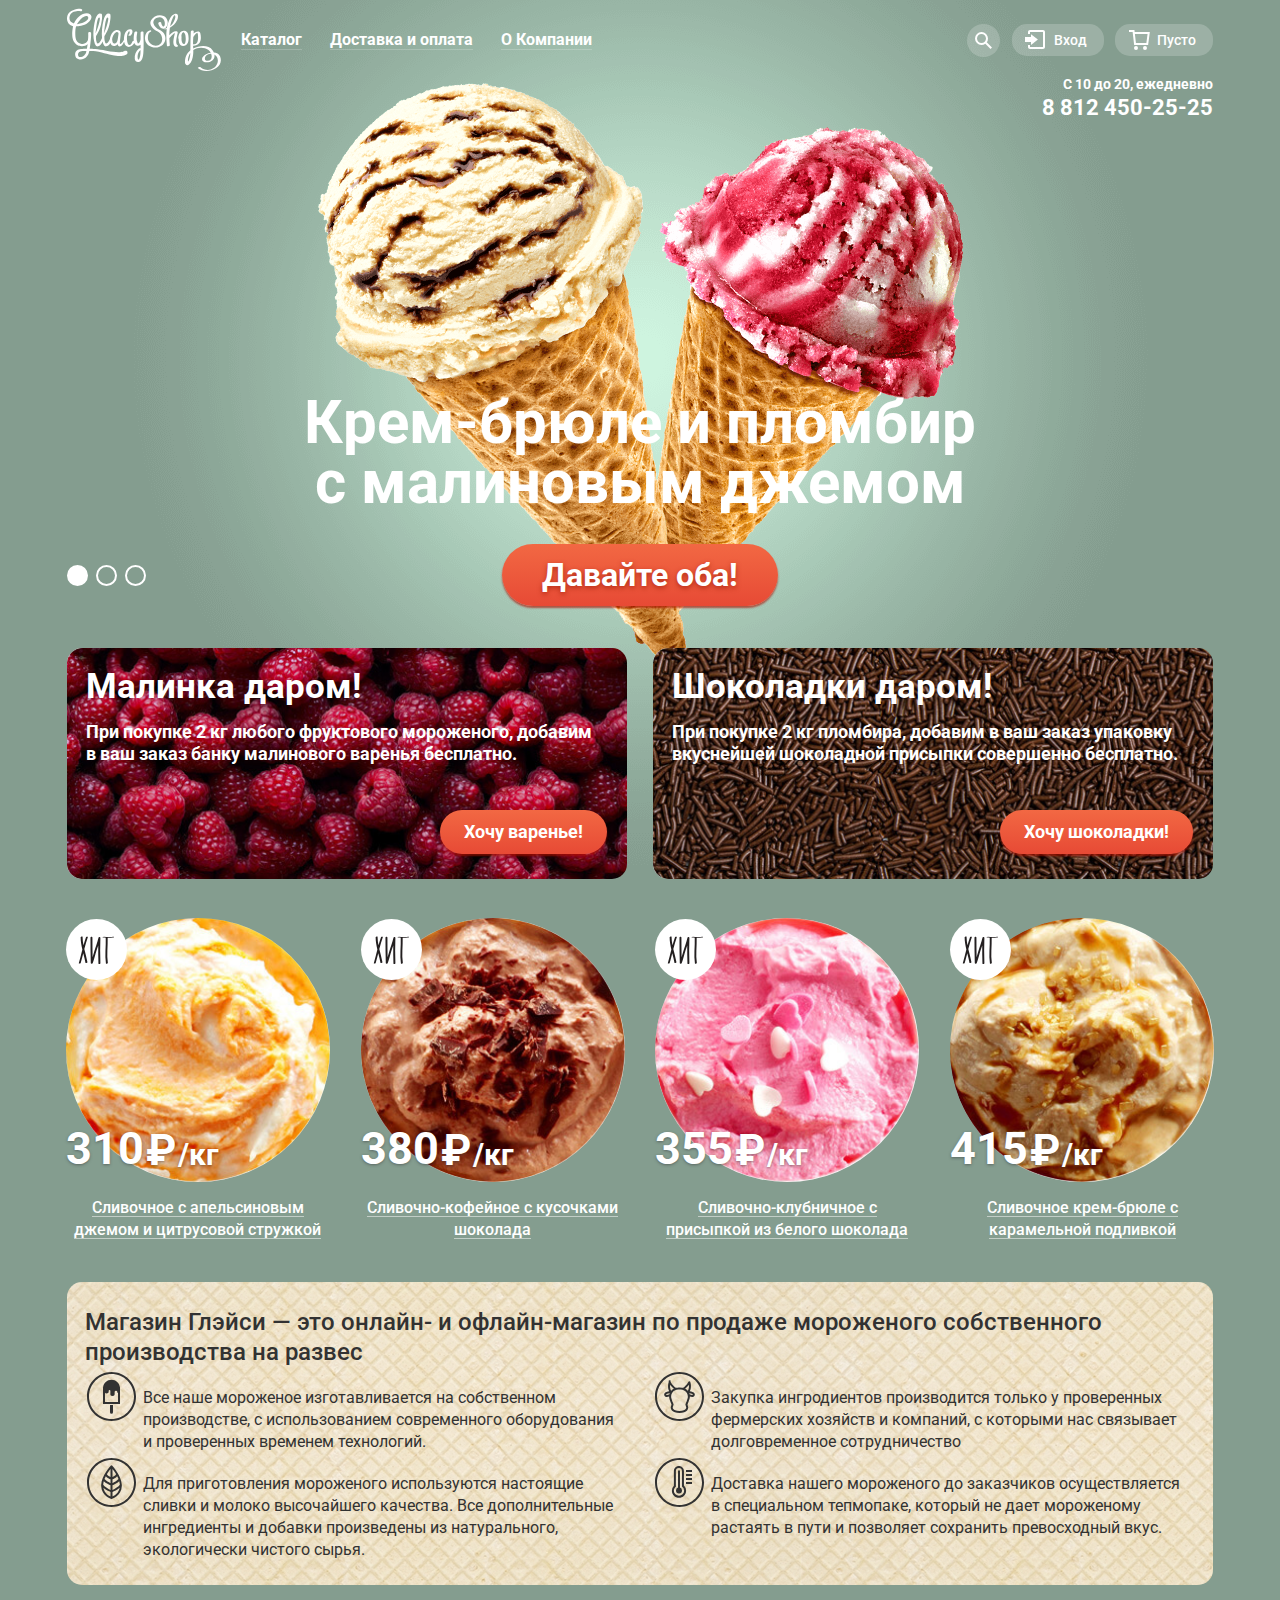
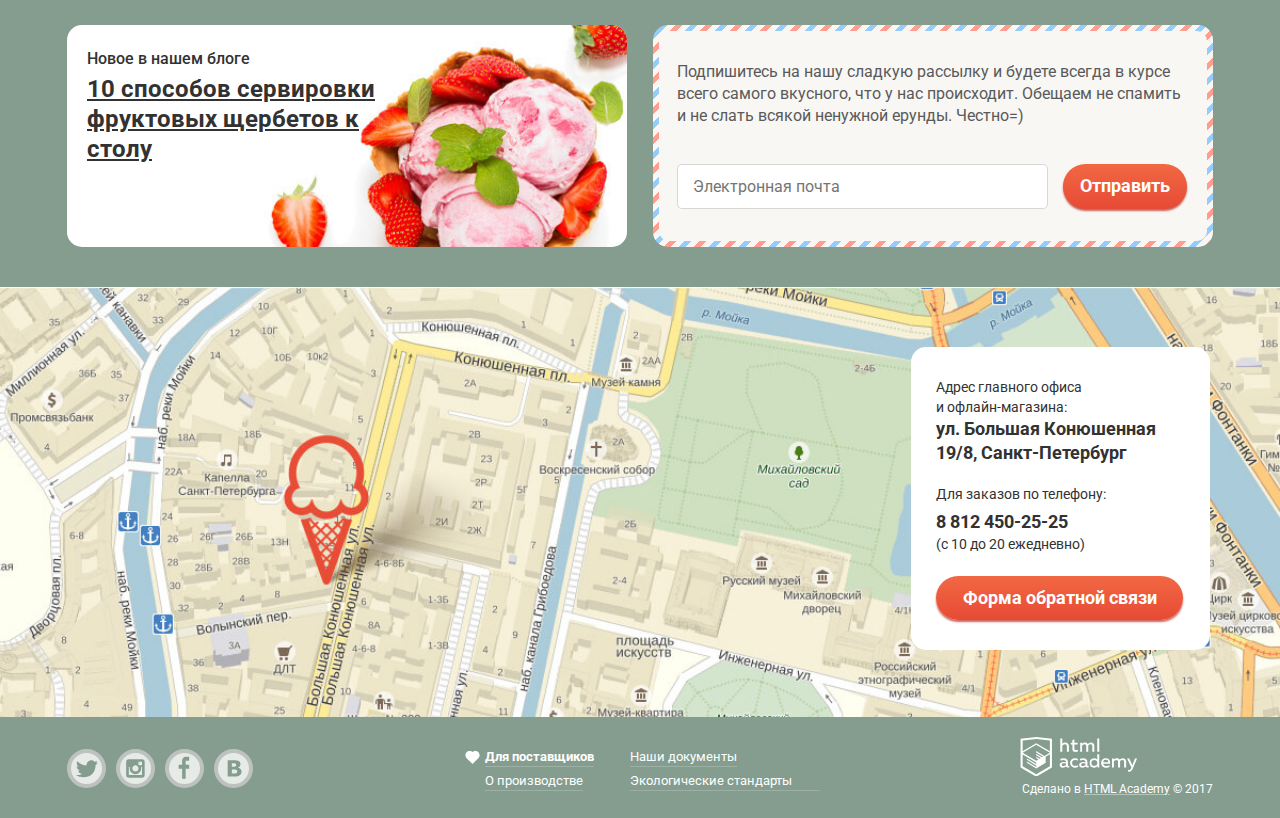
<file: index.html>
<!DOCTYPE html>
<html lang="ru">
<head>
    <meta charset="utf-8">
    <title>HTML Academy: Глейси</title>
    <link href="https://fonts.googleapis.com/css?family=Roboto:400,500,700&amp;subset=latin,cyrillic" rel="stylesheet">
    <link rel="stylesheet" href="css/style.min.css">
</head>
<body>
    <input class="visually-hidden slide-1-checker" type="radio" id="slide-1" name="slider-control" checked>
    <input class="visually-hidden slide-2-checker" type="radio" id="slide-2" name="slider-control">
    <input class="visually-hidden slide-3-checker" type="radio" id="slide-3" name="slider-control">
    <div class="site-wrapper">
       <header class="main-header">
            <div class="container">
                <div class="main-header-logo">
                    <a>
                        <img src="img/mainlogo.svg" width="154" height="64" alt="Логотип магазина мороженнного GlaccyShop">
                    </a>
                </div>
                <nav class="main-navigation">
                    <ul class="site-navigation">
                        <li class="menu menu-list">
                            <a href="#" class="site-navigation-item">Каталог</a>
                            <div class="menu-drop">
                                <p>Новинки</p>
                                <ul>
                                    <li><a href="catalog.html">Сливочное</a></li>
                                    <li><a href="">Щербеты</a></li>
                                    <li><a href="">Фруктовый лед</a></li>
                                    <li><a href="">Мелорин</a></li>
                                </ul>
                            </div>
                        </li>
                        <li><a class="site-navigation-item" href="">Доставка и оплата</a></li>
                        <li><a class="site-navigation-item" href="">О Компании</a></li>
                    </ul>
                    <ul class="user-navigation">
                        <li class="search">
                            <a class="user-navigation-item search-list" href="#"><span class="visually-hidden">Поиск</span></a>
                            <section class="search-section">
                                <h3 class="visually-hidden">Форма поиска по сайту</h3>
                                <form action="https://echo.htmlacademy.ru">
                                    <label class="visually-hidden" for="user-search">Поиск по сайту</label>
                                    <input id="user-search" type="search" name="mainsearch" placeholder="Что ищем?">
                                </form>
                            </section>
                        </li>
                        <li class="login">
                            <a class="user-navigation-item login-list" href="#">Вход</a>
                            <section class="login-section">
                                <h3 class="visually-hidden">Форма Входа</h3>
                                <form id="login-form" action="https://echo.htmlacademy.ru" method="post">
                                    <p>
                                        <label class="visually-hidden" for="user-login">Логин</label>
                                        <input id="user-login" type="email" name="login" placeholder="Электронная почта">
                                    </p>
                                    <p>
                                        <label class="visually-hidden" for="user-password">Пароль</label>
                                        <input id="user-password" type="password" name="password" placeholder="Пароль">
                                    </p>
                                    <div class="login-form-bottom">
                                        <button class="btn login-btn" type="submit" form="login-form">Войти</button>
                                        <ul>
                                            <li><a class="form-link pass-forgot" href="">Забыли пароль?</a></li>
                                            <li><a class="form-link new-user" href="">Новая регистрация</a></li>
                                        </ul>
                                    </div>
                                </form>
                            </section>
                        </li>
                        <li class="cart">
                            <a class="user-navigation-item cart-list" href="#">Пусто</a>
                        </li>
                    </ul>
                </nav>
                <div class="working-time" >
                    <p>С 10 до 20, ежедневно</p>
                    <p>8 812 450-25-25</p>
                </div>
            </div>
        </header>
        <main>
            <h1 class="visually-hidden">Магазин мороженного &laquo;Глейси&raquo;</h1>
            <section class="slider">
                <div class="container">
                    <h2 class="visually-hidden">Новинки</h2>
                    <div class="slider-controls">
                        <label for="slide-1">01</label>
                        <label for="slide-2">02</label>
                        <label for="slide-3">03</label>
                    </div>
                    <ul class="slider-list">
                        <li class="slider-item slide slide-1" id="slide1">
                            <p>Крем-брюле и пломбир с малиновым джемом</p>
                            <p><a class="btn slider-btn" href="">Давайте оба!</a></p>
                        </li>
                        <li class="slider-item slide slide-2" id="slide2">
                            <p>Шоколадный пломбир и лимонный сорбет</p>
                             <p><a class="btn slider-btn" href="">Давайте оба!</a></p>
                        </li>
                        <li class="slider-item slide slide-3" id="slide3">
                            <p>Пломбир с помадкой и клубничный щербет</p>
                             <p><a class="btn slider-btn" href="">Давайте оба!</a></p>
                        </li>
                    </ul>
                </div>
            </section>
            <h2 class="visually-hidden">Бонусы при покупке у нас</h2>
            <div class="special">
                <div class="container">
                    <div class="special-offer1">
                        <h3>Малинка даром!</h3>
                        <p>При покупке 2 кг любого фруктового мороженого, добавим в ваш заказ банку малинового варенья бесплатно.</p>
                        <a class="btn special-btn" href="сatalog.html">Хочу варенье!</a>
                    </div>
                    <div class="special-offer2">
                        <h3>Шоколадки даром!</h3>
                        <p>При покупке 2 кг пломбира, добавим в ваш заказ упаковку вкуснейшей шоколадной присыпки совершенно бесплатно.</p>
                        <a class="btn special-btn" href="catalog.html">Хочу шоколадки!</a>
                    </div>
                </div>
            </div>
            <section class="hit">
                <div class="product-container">
                    <h2 class="visually-hidden">Популярные товары</h2>
                    <ul class="product-hits">
                        <li class="product">
                            <a class="product-description" href="#"><h3><span>Сливочное с апельсиновым джемом и цитрусовой стружкой</span></h3></a>
                            <p class="product-image"><img src="img/orange.jpg" width="267" height="267" alt="Апельсин"></p>
                            <p class="product-price">310<span> ₽</span><span>/кг</span></p>
                            <a class="btn product-btn" href="">Быстрый просмотр</a>
                        </li>
                        <li class="product">
                            <a class="product-description" href="#"><h3><span>Сливочно-кофейное с кусочками шоколада</span></h3></a>
                            <p class="product-image"><img src="img/coffee.jpg" width="267" height="267" alt="Кофе"></p>
                            <p class="product-price">380<span> ₽</span><span>/кг</span></p>
                            <a class="btn product-btn" href="">Быстрый просмотр</a>
                        </li>
                        <li class="product">
                            <a class="product-description" href="#"><h3><span>Сливочно-клубничное с присыпкой из белого шоколада</span></h3></a>
                            <p class="product-image"><img src="img/strawberry.jpg" width="267" height="267" alt="Клубника"></p>
                            <p class="product-price">355<span> ₽</span><span>/кг</span></p>
                            <a class="btn product-btn" href="">Быстрый просмотр</a>
                        </li>
                        <li class="product">
                            <a class="product-description" href="#"><h3><span>Сливочное крем-брюле с карамельной подливкой</span></h3></a>
                            <p class="product-image"><img src="img/caramel.jpg" width="267" height="267" alt="Карамель"></p>
                            <p class="product-price">415<span> ₽</span><span>/кг</span></p>
                            <a class="btn product-btn" href="">Быстрый просмотр</a>
                        </li>
                    </ul>
                </div>
            </section>
            <section class="advantages">
                <div class="container">
                    <div class="advantages-background">
                        <h2 class="visually-hidden">Наши преймущества</h2>
                        <b class="advantages-about">Магазин Глэйси — это онлайн- и офлайн-магазин по продаже мороженого собственного производства на развес</b>
                        <ul class="advantages-description">
                            <li class="advantages-dicription-item icecream"><span>Все наше мороженое
                             изготавливается на собственном производстве, с использованием современного
                              оборудования и проверенных временем технологий.</span></li>
                            <li class="advantages-dicription-item cow"><span>Закупка ингродиентов
                            производится только у проверенных фермерских хозяйств и компаний, с которыми
                             нас связывает долговременное сотрудничество</span></li>
                            <li class="advantages-dicription-item ingrodient"><span>Для приготовления
                            мороженого используются настоящие сливки и молоко высочайшего качества. Все
                             дополнительные ингредиенты и добавки произведены из натурального, экологически
                              чистого сырья.</span></li>
                            <li class="advantages-dicription-item temperature"><span>Доставка нашего
                             мороженого до заказчиков осуществляется в специальном тепмопаке, который не
                              дает мороженому растаять в пути и позволяет сохранить превосходный вкус.</span></li>
                        </ul>
                    </div>
                </div>
            </section>
            <div class="news">
                <div class="container">
                    <article class="blog">
                        <a href="#">
                            <p>Новое в нашем блоге</p>
                            <b class="blog-info"><span>10 способов сервировки фруктовых щербетов к столу</span></b>
                        </a>
                    </article>
                    <section class="subscription">
                        <h2 class="visually-hidden">Подписка</h2>
                        <form id="subscribe-form" action="https://echo.htmlacademy.ru" method="post">
                            <p class="subscription-description">Подпишитесь на нашу сладкую рассылку и
                            будете всегда в курсе всего самого вкусного,
                            что у нас происходит. Обещаем не спамить и
                            не слать всякой ненужной ерунды. Честно=)</p>
                            <p>
                                <label class="visually-hidden" for="sub">Почта</label>
                                <input type="email" name="sub-email" id="sub" placeholder="Электронная почта" >
                                <button class="btn subscription-btn" type="submit">Отправить</button>
                            </p>
                        </form>
                    </section>
                </div>
            </div>
            <section class="location">
                <h2 class="visually-hidden">Контактая информация</h2>
                <div class="adress-wrapper">
                    <div class="adress">
                        <p>Адрес главного офиса и офлайн-магазина:</p>
                        <b>ул. Большая Конюшенная 19/8, Санкт-Петербург</b>
                        <p>Для заказов по телефону:</p>
                        <b>8 812 450-25-25</b>
                        <p>(с 10 до 20 ежедневно)</p>
                        <a class="btn adress-btn" href="#feedback-form">Форма обратной связи</a>
                    </div>
                </div>
                <div class="map-container">
                    <div class="map-api" id="map">
                        <img class="visually-hidden" src="img/map.jpg" width="1200" height="430" alt="Офис компании по адресу ул. Большая Конюшенная 19/8, Санкт-Петербург">
                    </div>
                </div>
            </section>
        </main>
    <footer class="main-footer">
        <div class="container">
            <h3 class="visually-hidden">Подпишитесь на нас в соц.сетях</h3>
            <ul class="social-media">
               <li><a class="social twitter" href="#"><span class="visually-hidden">Twitter</span></a></li>
                <li><a class="social instagram" href="#"><span class="visually-hidden">Instagram</span></a></li>
                <li><a class="social facebook" href="#"><span class="visually-hidden">Facebook</span></a></li>
                <li><a class="social vk" href="#"><span class="visually-hidden">Vkontakte</span></a></li>
            </ul>
            <div class="footer-info-container">
                <ul class="footer-info">
                    <li><a class="provider footer-info-link" href="#">Для поставщиков</a></li>
                    <li><a class="documents footer-info-link" href="#">Наши документы</a></li>
                    <li><a class="production footer-info-link" href="#">О производстве</a></li>
                    <li><a class="standarts footer-info-link" href="#">Экологические стандарты</a></li>
                </ul>
            </div>
            <div class="footer-copyright">
                <a class="copyright-logo" href="https://htmlacademy.ru/intensive/htmlcss">
                    <img src="img/html-academy-logo.svg" width="128" height="39" alt="Логотип HTML-Академии">
                </a>
                <p>Сделано в <a class="copyright-link" href="https://htmlacademy.ru/">HTML Academy</a> © 2017</p>
            </div>
        </div>
    </footer>
    </div>
    <div class="overlay">
        <section class="feedback">
            <h2 class="visually-hidden">Форма обратной связи</h2>
            <p>Мы обязательно вам ответим!</p>
            <form class="feedback-form" id="feedback-form" action="https://echo.htmlacademy.ru" method="post">
                <p>
                    <label class="visually-hidden" for="feedback-name">Имя</label>
                    <input type="text" name="feedback-username" id="feedback-name" placeholder="Как вас зовут?">
                </p>
                <p>
                    <label for="user-email" class="visually-hidden">Почта</label>
                    <input type="email" name="email" id="user-email" placeholder="Ваша почта для ответа?">
                </p>
                <p>
                    <label class="visually-hidden" for="fedcomment">Ваш коментарий</label>
                    <textarea id="fedcomment" name="feedback-comment" placeholder="Напишите что-нибудь..."></textarea>
                </p>
                <button class="btn feedback-send-btn " form="feedback-form" type="submit">Отправить</button>
                <button class="feedback-close-btn cross" type="button"><span class="visually-hidden">Закрыть</span></button>
            </form>
        </section>
    </div>
    <script  src="https://api-maps.yandex.ru/2.1/?lang=ru_RU" type="text/javascript"></script>
    <script type="text/javascript" src="js/script.min.js"></script>
</body>
</html>
</file>
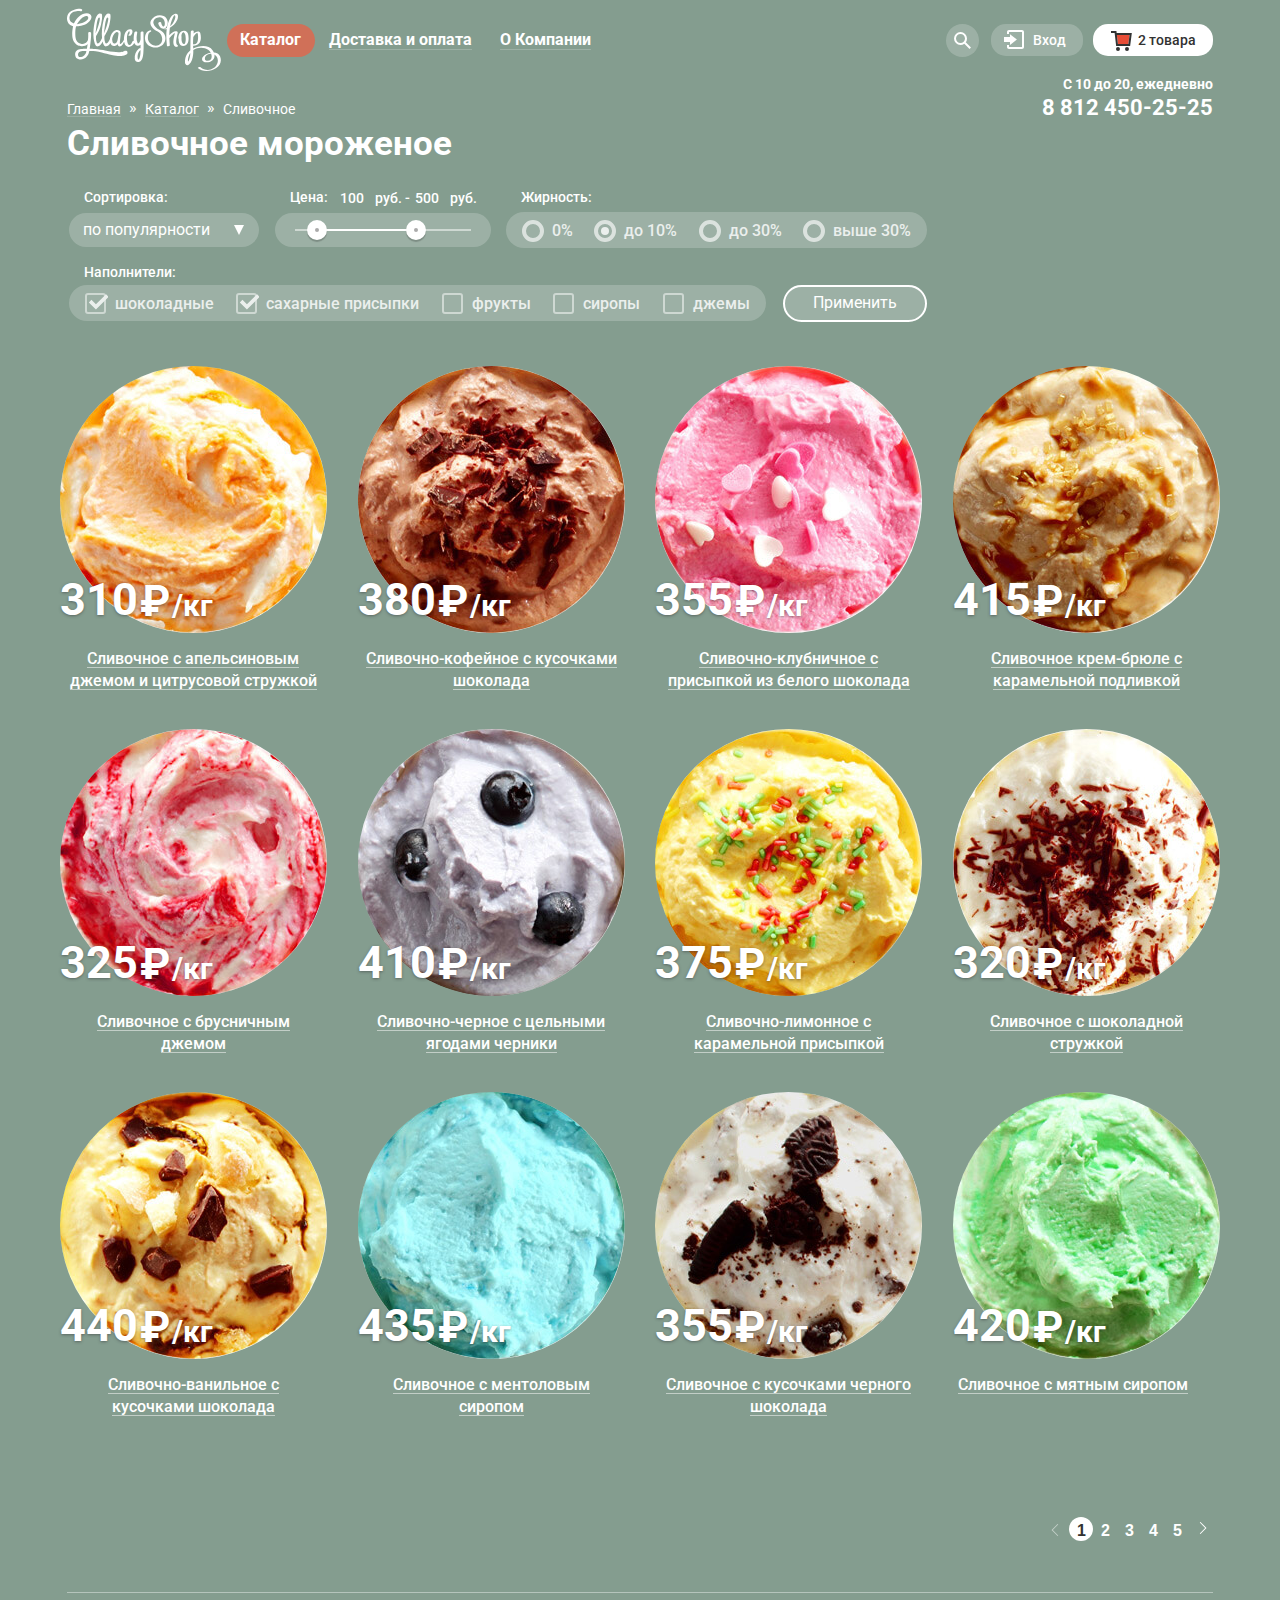
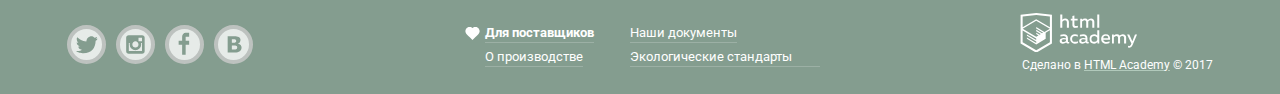
<file: catalog.html>
<!DOCTYPE html>
<html lang="ru">
<head>
    <meta charset="utf-8">
    <title>HTML Academy: Глейси-меню</title>
    <link href="https://fonts.googleapis.com/css?family=Roboto:400,500,700&amp;subset=latin,cyrillic" rel="stylesheet">
    <link rel="stylesheet" href="css/style.min.css">
</head>
<body>
    <header class="main-header">
        <div class="container">
            <div class="main-header-logo">
                <a href="index.html">
                    <img src="img/mainlogo.svg" width="154" height="64" alt="Логотип магазина мороженнного GlaccyShop">
                </a>
            </div>
            <nav class="main-navigation">
                <ul class="site-navigation">
                    <li class="menu menu-list">
                        <a href="catalog.html" class="site-navigation-item-current">Каталог</a>
                        <div class="menu-drop">
                            <p>Новинки</p>
                            <ul>
                                <li><a href="catalog.html" class="menu-drop-current">Сливочное</a></li>
                                <li><a href="">Щербеты</a></li>
                                <li><a href="">Фруктовый лед</a></li>
                                <li><a href="">Мелорин</a></li>
                            </ul>
                        </div>
                    </li>
                    <li><a class="site-navigation-item" href="">Доставка и оплата</a></li>
                    <li><a class="site-navigation-item" href="">О Компании</a></li>
                </ul>
                <ul class="user-navigation">
                    <li class="search">
                        <a class="user-navigation-item search-list" href="#"><span class="visually-hidden">Поиск</span></a>
                        <section class="search-section">
                            <h3 class="visually-hidden">Форма поиска по сайту</h3>
                            <form action="https://echo.htmlacademy.ru">
                                <label class="visually-hidden" for="user-search">Поиск по сайту</label>
                                <input id="user-search" type="search" name="mainsearch" placeholder="Что ищем?">
                            </form>
                        </section>
                    </li>
                    <li class="login">
                        <a class="user-navigation-item login-list" href="#">Вход</a>
                        <section class="login-section">
                            <h3 class="visually-hidden">Форма Входа</h3>
                            <form id="login-form" action="https://echo.htmlacademy.ru" method="post">
                                <p>
                                    <label class="visually-hidden" for="user-login">Логин</label>
                                    <input id="user-login" type="email" name="login" placeholder="Электронная почта">
                                </p>
                                <p>
                                    <label class="visually-hidden" for="user-password">Пароль</label>
                                    <input id="user-password" type="password" name="password" placeholder="Пароль">
                                </p>
                                <div class="login-form-bottom">
                                    <button class="btn login-btn" type="submit" form="login-form">Войти</button>
                                    <ul>
                                        <li><a class="form-link pass-forgot" href="">Забыли пароль?</a></li>
                                        <li><a class="form-link new-user" href="">Новая регистрация</a></li>
                                    </ul>
                                </div>
                            </form>
                        </section>
                    </li>
                    <li class="full-cart">
                        <a class="user-navigation-item full-cart-list" href="#">2 товара</a>
                        <section class="cart-section">
                            <h3 class="visually-hidden">Корзина</h3>
                            <ul class="full-cart-items">
                                <li class="full-cart-item">
                                    <button class="removebtn remove-item-1" type="button"><span class="visually-hidden">Убрать товар</span></button>
                                    <img src="img/orange.jpg" width="35" height="35" alt="Изображение первого товара">
                                    <p class="full-cart-description">Пломбир с апельсиновым джемом</p>
                                    <p>1,5кг x <span>200 руб.</span></p>
                                    <p class="full-cart-price">300 руб.</p>
                                </li>
                                <li class="full-cart-item">
                                    <button class="removebtn remove-item-2" type="button"><span class="visually-hidden">Убрать товар</span></button>
                                    <img src="img/strawberry.jpg" width="35" height="35" alt="Изображение второго товара">
                                    <p class="full-cart-description">Клубничный пломбир с присыпкой из белого шоколада</p>
                                    <p>1,5кг x <span>300 руб.</span></p>
                                    <p class="full-cart-price">450 руб.</p>
                                </li>
                            </ul>
                            <p class="cart-final-price">Итого: 750 руб</p>
                            <p><a class="btn checkout-btn" href="">Оформить заказ</a></p>
                        </section>
                    </li>
                </ul>
            </nav>
            <div class="working-time">
                <p>С 10 до 20, ежедневно</p>
                <p>8 812 450-25-25</p>
            </div>
        </div>
    </header>
    <main>
        <div class="container">
            <ul class="way">
                <li><a href="index.html"><span>Главная </span></a></li>
                <li>&#160; » &#160;<a href=""><span> Каталог </span></a></li>
                <li>&#160; » &#160;<a href=""> Сливочное</a></li>
            </ul>
        </div>
        <div class="container">
            <div class="sorting-menu">
                <h1>Сливочное мороженое</h1>
                <form class="sort" method="get" action="https://echo.htmlacademy.ru">
                    <fieldset class="sort-popularity">
                        <legend>Сортировка:</legend>
                        <div class="popularity-select-container">
                            <select>
                                <option>по популярности</option>
                                <option>сначала дорогие</option>
                                <option>сначала недорогие</option>
                                <option>по жирности</option>
                            </select>
                        </div>
                    </fieldset>
                    <div class="sort-prices-filter">
                        <div class="price-top">
                            <p class="filter-price">Цена:</p>
                            <p class="sort-price">
                                <label class="visually-hidden" for="price-min">Минимальная цена:</label>
                                <input class="min-input" id="price-min" type="text" value="100" name="price_min">
                                <span>руб. - </span>
                                <label class="visually-hidden" for="price-max">Максимальная цена:</label>
                                <input id="price-max" type="text" class="max-input" value="500" name="price_max">
                                <span>руб.</span>
                            </p>
                        </div>
                        <div class="range-controls">
                            <div class="scale-border">
                                <div class="scale">
                                    <div class="bar"></div>
                                    <div class="range-toggle range-toggle-min"></div>
                                    <div class="range-toggle range-toggle-max"></div>
                                </div>
                            </div>
                        </div>
                    </div>
                    <fieldset class="sort-fats-filter">
                        <legend>Жирность:</legend>
                        <ul class="sort-fat">
                            <li class="radio-option">
                                <input class="visually-hidden filter-input-radio" type="radio" name="radioSort" value="0%fat" id="fat0">
                                <label class="field-label" for="fat0">0%</label>
                            </li>
                            <li class="radio-option">
                                <input class="visually-hidden filter-input-radio" type="radio" name="radioSort" value="less10%fat" id="lfat10" checked>
                                <label class="field-label" for="lfat10">до 10%</label>
                            </li>
                            <li class="radio-option">
                                <input class="visually-hidden filter-input-radio" type="radio" name="radioSort" value="less30%fat" id="lfat30">
                                <label class="field-label" for="lfat30">до 30%</label>
                            </li>
                            <li class="radio-option">
                                <input class="visually-hidden filter-input-radio" type="radio" name="radioSort" value="more30%fat" id="mfat30">
                                <label class="field-label" for="mfat30">выше 30%</label>
                            </li>
                        </ul>
                    </fieldset>
                    <fieldset class="sort-insides-filter">
                        <legend>Наполнители:</legend>
                            <ul class="sort-inside">
                                <li class="select-option">
                                    <input class="visually-hidden filter-input-checkbox" type="checkbox" name="chocolatesorted" id="filter-chocolate" checked>
                                    <label class="field-label" for="filter-chocolate">шоколадные</label>
                                </li>
                                <li class="select-option">
                                    <input class="visually-hidden filter-input-checkbox" type="checkbox" name="suqarpowdersorted" id="filter-suqar-powder" checked>
                                    <label class="field-label" for="filter-suqar-powder">сахарные присыпки</label>
                                </li>
                                <li class="select-option">
                                    <input class="visually-hidden filter-input-checkbox" type="checkbox" name="fruitssorted" id="filter-fruits">
                                    <label class="field-label" for="filter-fruits">фрукты</label>
                                </li>
                                <li class="select-option">
                                    <input class="visually-hidden filter-input-checkbox" type="checkbox" name="sirupsorted" id="filter-sirup">
                                    <label class="field-label" for="filter-sirup">сиропы</label>
                                </li>
                                <li class="select-option">
                                    <input class="visually-hidden filter-input-checkbox" type="checkbox" name="jamsorted" id="filter-jam">
                                    <label class="field-label" for="filter-jam">джемы</label>
                                </li>
                            </ul>
                    </fieldset>
                    <button type="submit" class="sort-btn">Применить</button>
                </form>
            </div>
        </div>
        <section class="assortment">
            <div class="product-container">
                <h2 class="visually-hidden">Ассортимент</h2>
                <ul class="assortment-product">
                    <li class="product">
                        <a class="product-description" href="#"><h3><span>Сливочное с апельсиновым джемом и цитрусовой стружкой</span></h3></a>
                        <p class="product-image"><img src="img/orange.jpg" width="267" height="267" alt="Апельсин"></p>
                        <p class="product-price">310<span>₽</span><span>/кг</span></p>
                        <a class="btn product-btn" href="">Быстрый просмотр</a>
                    </li>
                    <li class="product">
                        <a class="product-description" href="#"><h3><span>Сливочно-кофейное с кусочками шоколада</span></h3></a>
                        <p class="product-image"><img src="img/coffee.jpg" width="267" height="267" alt="Кофе"></p>
                        <p class="product-price">380<span>₽</span><span>/кг</span></p>
                        <a class="btn product-btn" href="">Быстрый просмотр</a>
                    </li>
                    <li class="product">
                        <a class="product-description" href="#"><h3><span>Сливочно-клубничное с присыпкой из белого шоколада</span></h3></a>
                        <p class="product-image"><img src="img/strawberry.jpg" width="267" height="267" alt="Клубника"></p>
                        <p class="product-price">355<span>₽</span><span>/кг</span></p>
                        <a class="btn product-btn" href="">Быстрый просмотр</a>
                    </li>
                    <li class="product">
                        <a class="product-description" href="#"><h3><span>Сливочное крем-брюле с карамельной подливкой</span></h3></a>
                        <p class="product-image"><img src="img/caramel.jpg" width="267" height="267" alt="Карамель"></p>
                        <p class="product-price">415<span>₽</span><span>/кг</span></p>
                        <a class="btn product-btn" href="">Быстрый просмотр</a>
                        </li>
                    <li class="product">
                        <a  class="product-description" href="#"><h3><span>Сливочное с брусничным джемом</span></h3></a>
                        <p class="product-image"><img src="img/redberry.jpg" width="267" height="267" alt="Брусника"></p>
                        <p class="product-price">325<span>₽</span><span>/кг</span></p>
                        <a class="btn product-btn">Быстрый просмотр</a>
                    </li>
                    <li class="product">
                        <a class="product-description" href="#"><h3><span>Сливочно-черное с цельными ягодами черники</span></h3></a>
                        <p class="product-image"><img src="img/blackberry.jpg" width="267" height="267" alt="Черника"></p>
                        <p class="product-price">410<span>₽</span><span>/кг</span></p>
                        <a class="btn product-btn">Быстрый просмотр</a>
                    </li>
                        <li class="product">
                        <a class="product-description" href="#"><h3><span>Сливочно-лимонное с карамельной присыпкой</span></h3></a>
                        <p class="product-image"><img src="img/limon.jpg" width="267" height="267" alt="Лимон"></p>
                        <p class="product-price">375<span>₽</span><span>/кг</span></p>
                        <a class="btn product-btn">Быстрый просмотр</a>
                    </li>
                    <li class="product">
                        <a class="product-description" href="#"><h3><span>Сливочное с шоколадной стружкой</span></h3></a>
                        <p class="product-image"><img src="img/chocolate1.jpg" width="267" height="267" alt="Шоколадная стружка"></p>
                        <p class="product-price">320<span>₽</span><span>/кг</span></p>
                        <a class="btn product-btn">Быстрый просмотр</a>
                    </li>
                    <li class="product">
                        <a class="product-description" href="#"><h3><span>Сливочно-ванильное с кусочками шоколада</span></h3></a>
                        <p class="product-image"><img src="img/vanilla.jpg" width="267" height="267" alt="Ванильное"></p>
                        <p class="product-price">440<span>₽</span><span>/кг</span></p>
                        <a class="btn product-btn">Быстрый просмотр</a>
                    </li>
                    <li class="product">
                        <a class="product-description" href="#"><h3><span>Сливочное с ментоловым сиропом</span></h3></a>
                        <p class="product-image"><img src="img/mentol.jpg" width="267" height="267" alt="Ментол"></p>
                        <p class="product-price">435<span>₽</span><span>/кг</span></p>
                        <a class="btn product-btn">Быстрый просмотр</a>
                    </li>
                    <li class="product">
                        <a class="product-description" href="#"><h3><span>Сливочное с кусочками черного шоколада</span></h3></a>
                        <p class="product-image"><img src="img/blackchocolate.jpg" width="267" height="267" alt="Черный шоколад"></p>
                        <p class="product-price">355<span>₽</span><span>/кг</span></p>
                        <a class="btn product-btn">Быстрый просмотр</a>
                    </li>
                    <li class="product">
                        <a class="product-description" href="#"><h3><span>Сливочное с мятным сиропом</span></h3></a>
                        <p class="product-image"><img src="img/mint.jpg" width="267" height="267" alt="Мята"></p>
                        <p class="product-price">420<span>₽</span><span>/кг</span></p>
                        <a class="btn product-btn">Быстрый просмотр</a>
                    </li>
                </ul>
            </div>
        </section>
        <h2 class="visually-hidden">Скролл страниц каталога</h2>
        <div class="pagination-list">
            <div class="container">
                <ul class="pagination">
                    <li class="pagination-item disable">
                        <a href="#"><span class="visually-hidden">Назад</span></a>
                    </li>
                    <li class="pagination-item current">
                        <a class="page-active" href="#">1</a>
                    </li>
                    <li class="pagination-item">
                        <a href="#">2</a>
                    </li>
                    <li class="pagination-item">
                        <a href="#">3</a>
                    </li>
                    <li class="pagination-item">
                        <a href="#">4</a>
                    </li>
                    <li class="pagination-item">
                        <a href="#">5</a>
                    </li>
                    <li class="pagination-item">
                        <a href="#"><span class="visually-hidden">Вперёд</span></a>
                    </li>
                </ul>
            </div>
        </div>
        <div class="container">
            <div class="catalog-border"></div>
        </div>
    </main>
    <footer class="main-footer">
        <div class="container">
            <h3 class="visually-hidden">Подпишитесь на нас в соц.сетях</h3>
            <ul class="social-media">
               <li><a class="social twitter" href="#"><span class="visually-hidden">Twitter</span></a></li>
                <li><a class="social instagram" href="#"><span class="visually-hidden">Instagram</span></a></li>
                <li><a class="social facebook" href="#"><span class="visually-hidden">Facebook</span></a></li>
                <li><a class="social vk" href="#"><span class="visually-hidden">Vkontakte</span></a></li>
            </ul>
            <div class="footer-info-container">
                <ul class="footer-info">
                    <li><a class="provider footer-info-link" href="#">Для поставщиков</a></li>
                    <li><a class="documents footer-info-link" href="#">Наши документы</a></li>
                    <li><a class="production footer-info-link" href="#">О производстве</a></li>
                    <li><a class="standarts footer-info-link" href="#">Экологические стандарты</a></li>
                </ul>
            </div>
            <div class="footer-copyright">
                <a class="copyright-logo" href="https://htmlacademy.ru/intensive/htmlcss">
                    <img src="img/html-academy-logo.svg" width="128" height="39" alt="Логотип HTML-Академии">
                </a>
                <p>Сделано в <a class="copyright-link" href="https://htmlacademy.ru/">HTML Academy</a> © 2017</p>
            </div>
        </div>
    </footer>
</body>
</html>
</file>
<file: css/style.min.css>
body{margin:0}
h1{font-size:2em;margin:.67em 0}
hr{box-sizing:content-box;height:0;overflow:visible}
pre{font-family:monospace,monospace;font-size:1em}
a{background-color:transparent}
abbr[title]{border-bottom:0;text-decoration:underline;text-decoration:underline dotted}
b,strong{font-weight:bolder}
code,kbd,samp{font-family:monospace,monospace;font-size:1em}
small{font-size:80%}
sub,sup{font-size:75%;line-height:0;position:relative;vertical-align:baseline}
sub{bottom:-0.25em}
sup{top:-0.5em}
img{border-style:none}
button,input,optgroup,select,textarea{font-family:inherit;font-size:100%;line-height:1.15;margin:0}
button,input{overflow:visible}
button,select{text-transform:none}
button,[type="button"],[type="reset"],[type="submit"]{-webkit-appearance:button}
button::-moz-focus-inner,[type="button"]::-moz-focus-inner,[type="reset"]::-moz-focus-inner,[type="submit"]::-moz-focus-inner{border-style:none;padding:0}
button:-moz-focusring,[type="button"]:-moz-focusring,[type="reset"]:-moz-focusring,[type="submit"]:-moz-focusring{outline:1px dotted ButtonText}
fieldset{padding:.35em .75em .625em}
legend{box-sizing:border-box;color:inherit;display:table;max-width:100%;padding:0;white-space:normal}
progress{vertical-align:baseline}
textarea{overflow:auto}
[type="checkbox"],[type="radio"]{box-sizing:border-box;padding:0}
[type="number"]::-webkit-inner-spin-button,[type="number"]::-webkit-outer-spin-button{height:auto}
[type="search"]{-webkit-appearance:textfield;outline-offset:-2px}
[type="search"]::-webkit-search-decoration{-webkit-appearance:none}
::-webkit-file-upload-button{-webkit-appearance:button;font:inherit}
details{display:block}
summary{display:list-item}
template{display:none}
[hidden]{display:none}
body{min-width:900px;margin:0;padding:0;font-weight:700;font-size:16px;line-height:18px;font-family:"Roboto","Tahoma",sans-serif;color:#fff;background-color:#849d8f}
a{text-decoration:none}.overlay{position:fixed;top:0;right:0;bottom:0;left:0;z-index:9;display:none;width:100%;height:100%;background-color:rgba(0,0,0,0.3)}.visually-hidden{position:absolute;width:1px;height:1px;margin:-1px;padding:0;overflow:hidden;border:0;clip:rect(0 0 0 0)}.hidden{display:none}.site-wrapper{background-color:#849d8f;background-image:url("../img/sliderbg1.png");background-repeat:no-repeat;background-position:top center;transition:background-image .5s ease,background-color .5s ease}.site-wrapper::before,.site-wrapper::after{content:" ";visibility:hidden}.site-wrapper::before{background-image:url("../img/sliderbg2.png")}
.site-wrapper::after{background-image:url("../img/sliderbg3.png")}
.btn{display:inline-block;font:inherit;font-weight:700;font-size:18px;line-height:24px;vertical-align:middle;text-align:center;color:#fff;background-image:linear-gradient(to top,#e74a35 0,#f26843 100%);border:0;border-radius:40px;box-shadow:0 2px 2px rgba(172,16,0,0.64);cursor:pointer}
.btn:hover,.btn:focus{background-color:#fff;background-image:linear-gradient(to top,#ec6e5d 0,#f58669 100%);box-shadow:0 2px 2px #ac1000}
.btn:active{background-color:rgba(0,0,0,0.07);background-color:#fff;background-image:linear-gradient(to top,#f26843 0,#e74a35 100%);box-shadow:inset 0 2px 2px #942718}
.main-header a{color:#fff}
.main-navigation{display:flex;flex-direction:row;width:86%}
.container{max-width:1146px;margin:0 auto;padding:0 20px}
.main-header>.container{display:flex;flex-wrap:wrap;justify-content:space-between}
.main-header-logo{width:50px;margin:0;padding-top:8px}
.main-header{width:100%}
.site-navigation{display:flex;flex-wrap:wrap;justify-content:space-between;margin:0;margin-top:24px;margin-right:0;margin-left:0;padding:0}
.user-navigation{display:flex;flex-wrap:wrap;justify-content:flex-end;width:36%;min-width:250px;margin-top:24px;margin-right:0;margin-bottom:0;margin-left:auto;padding:0}
.working-time{margin-left:auto;text-align:right}
.working-time p{margin:0;margin-bottom:8px;padding:0}
.user-navigation li,.site-navigation li{list-style:none}
.site-navigation>li{margin:0}
.site-navigation-item{display:block;margin-left:1px;padding:7px 14px 8px 13px;border-radius:50px}
.site-navigation-item::after{content:" ";display:block;height:1px;background-color:rgba(255,255,255,0.2)}
.site-navigation-item .menu-list,.site-navigation-item:hover,.site-navigation-item:focus{color:#323232;background-color:#f7f6f3}
.site-navigation-item:active,.site-navigation-item-current:active{box-shadow:inset 0 2px 1px #696969}
.user-navigation-item{display:block;padding:8px 17px;text-align:center;color:#fff;background-color:rgba(255,255,255,0.2);border-radius:15px}
.user-navigation-item:hover,.user-navigation-item:focus{color:#323232;background-color:#f7f6f3}
.menu-list{padding-bottom:5px}
.menu-drop{position:absolute;z-index:6;display:none;width:143px;width:143px;height:171px;height:171px;margin-top:5px;margin-left:-7px;line-height:16px;text-align:left;color:#323232;background-color:#f8f7f4;border-radius:5px;box-shadow:0 20px 20px rgba(0,0,0,0.4)}
.menu-drop p{width:121px;margin-top:10px;margin-bottom:6px;margin-left:6px;padding-bottom:10px;padding-left:17px;border-bottom:1px solid #d1d0ce}
.menu-drop ul{margin-left:0;padding:0}
.menu-drop a{display:block;width:122px;padding-top:8px;padding-bottom:8px;padding-left:21px;font-weight:400;font-size:14px;color:inherit}
.menu-drop-current{background-color:#d07058}
.menu-drop a:hover,.menu-drop a:focus{background-color:#fbded7}
.menu-drop a:active{background-color:#f6b5a5}
.menu-list:hover .menu-drop,.site-navigation-item-current:hover+.menu-drop,.site-navigation-item-current:focus+.menu-drop,.site-navigation-item:hover+.menu-drop,.site-navigation-item:focus+.menu-drop{display:block}
.site-navigation-item-current{display:block;margin:0;padding:7px 14px 8px 13px;background-color:#d07058;border-radius:25px}
.working-time p:first-child{font-weight:700;font-size:14px;line-height:16px}
.working-time p:last-child{font-weight:700;font-size:22px;line-height:16px}
.search{position:relative}
.search-list{width:33px;height:33px;padding:0;background-image:url("../img/search.svg");background-repeat:no-repeat;background-position:center;border-radius:50%}
.search-list:hover,.search-list:focus{background-image:url("../img/search-hover.svg")}
.search-section{position:absolute;right:0;z-index:6;display:none;width:341px;height:84px;margin-top:7px;background-color:#f8f7f4;border-radius:5px;box-shadow:0 20px 20px rgba(0,0,0,0.4)}
.search input[type="search"]{width:311px;height:44px;margin-top:20px;margin-left:15px;padding-left:13px;font-weight:400;font-size:14px;line-height:24px;background-color:#fff;border:1px solid #d3d3d2;border-radius:5px}
.search input[type="search"]:hover{box-shadow:inset 0 0 0 1px rgba(154,154,154,0.52)}
.search-list:focus+.search-section,.search-list:hover+.search-section,.search-list:active+.search-section,.search:hover .search-section{display:block}
.login{position:relative;margin-left:12px}
.login-list{padding-left:42px;background-image:url("../img/login.svg");background-repeat:no-repeat;background-position:13px 6px}
.login-list:hover,.login-list:focus,.login-list-active{background-image:url("../img/login-hover.svg")}
.login-section{position:absolute;right:-10px;z-index:6;display:none;height:214px;margin-top:5px;background-color:#f8f7f4;border-radius:5px;box-shadow:0 20px 20px rgba(0,0,0,0.4)}
.login p{margin:0;margin-right:19px;margin-left:17px}
.login input[type="email"],.login input[type="password"]{width:241px;height:44px;margin-top:20px;padding-left:15px;font-weight:400;font-size:14px;line-height:24px;background-color:#fff;border:1px solid #d3d3d2;border-radius:5px}
.login input[type="email"]:hover,.login input[type="password"]:hover{box-shadow:inset 0 0 0 1px rgba(154,154,154,0.52)}
.login-form-bottom{display:flex;flex-direction:row;margin-top:20px;margin-right:15px;margin-left:15px}
.login-section .form-link{font-weight:400;font-size:13px;line-height:24px;color:#323232;text-decoration:underline}
.form-link:hover,.form-link:focus,.form-link:active{color:#e84d37}
.login>a{font-weight:500;font-size:14px;line-height:16px}
.login-btn{padding:10px 25px;font-weight:700;font-size:18px;line-height:24px}
.login-list:focus+.login-section,.login-list:hover+.login-section,.login-list:active+.login-section,.login:hover .login-section{display:block}
.cart{position:relative;margin-left:11px}
.full-cart a{color:#323232}
.cart-list{position:relative;padding-left:42px;background-image:url("../img/cart.svg");background-repeat:no-repeat;background-position:14px 6px}
.cart-list:hover,.cart-list:active,.cart-list:focus{background-image:url("../img/cart-hover.svg")}
.full-cart{position:relative;margin-left:10px;color:#323232}
.full-cart .full-cart-list{position:relative;padding-left:45px;background-color:#fff;background-image:url("../img/fullcart.svg");background-repeat:no-repeat;background-position:18px 7px}
.cart-section{position:absolute;right:0;z-index:6;display:none;width:540px;margin-top:6px;background-color:#f8f7f4;border-radius:5px;box-shadow:0 20px 20px rgba(0,0,0,0.4)}
.cart>a,.full-cart>a{font-weight:500;font-size:14px;line-height:16px}
.full-cart-items{display:flex;flex-direction:column;margin-top:5px;padding-left:0;font-weight:400;font-size:13px;line-height:16px}
.full-cart-item{display:flex;flex-direction:row;margin-top:5px;margin-right:20px;margin-left:8px}
.full-cart-items img{margin-top:6px;margin-right:10px;margin-left:14px;border-radius:50%}
.full-cart-item .full-cart-description{width:43%;margin-right:30px;text-align:left}
.full-cart-item .full-cart-price{margin-right:15px;margin-left:auto}
.full-cart-items span{color:#999}
.cart-final-price{font-weight:700;font-size:15px;line-height:18px}
.removebtn{width:11px;height:11px;margin-top:13px;visibility:hidden}
.removebtn::after{content:" ";position:absolute;width:11px;height:11px;background-image:url("../img/x.svg");background-size:cover;visibility:visible}
.full-cart-items::after{content:" ";display:flex;width:510px;height:1px;margin-right:auto;margin-left:auto;background-color:#cacac7}
.cart-section p{margin:0;margin-top:14px;margin-right:18px;margin-bottom:18px;text-align:right}
.cart-section .checkout-btn{align-self:flex-end;padding:10px 14px;color:#fff}
.full-cart-list:focus+.cart-section,.full-cart-list:hover+.cart-section,.full-cart-list:active+.cart-section,.full-cart:hover .cart-section{display:block}
.way{display:flex;margin-top:-25px;padding:0;list-style:none;font-weight:normal}
.way a{display:inline-block;font-weight:400;font-size:14px;line-height:16px;vertical-align:middle;color:#fff}
.way span{box-shadow:inset 0 -1px 1px rgba(255,255,255,0.2)}
.way a:hover{color:#ffbc9e}
.way span:hover{box-shadow:inset 0 -1px 1px rgba(255,188,158,0.2)}
.sorting-menu{width:860px;margin-right:auto;margin-left:0}
.sorting-menu h1{margin:0;margin-top:-10px;margin-bottom:20px;font-weight:700;font-size:35px;line-height:41px}
.sorting-menu fieldset{display:block;padding:0}
.sort-prices-filter .filter-price,.sort-prices-filter .sort-price,.sorting-menu legend{margin-left:15px;font-weight:500;font-size:14px;line-height:16px}
.sort-prices-filter .sort-price{margin-left:0}
.sort{display:flex;flex-wrap:wrap;padding-top:5px;font-weight:500;font-size:16px;line-height:18px;color:#fff}
.sort fieldset{border:0}
.popularity-select-container{position:relative;-ms-grid-row-align:center;align-self:center;margin-top:8px;margin-right:14px;padding: 8px 14px;color:#fff;background-color:rgba(255,255,255,0.2);border:none;border-radius:50px}
.sort-popularity select{z-index:2;position:relative;width:162px;color:#fff;background-color:rgba(255,255,255,0);border:none;-webkit-appearance:none;-moz-appearance:none;appearance:none}
.sort-popularity select::-ms-expand{display:none}
.popularity-select-container::after{z-index:1;content:"";position:absolute;top:12px;right:15px;width:0;height:0;border: 5px solid transparent;border-top: 10px solid #fff}
.popularity-select-container:hover::after{border-top-color:#000}
.sort-popularity select:hover,.sort-popularity select:focus,.popularity-select-container:hover,.popularity-select-container:hover>select{color:#323232;background-color:rgba(255,255,255,1)}
.popularity-select-container:hover>select{background-color:rgba(255,255,255,0)}
.radio-option{position:relative;}
.radio-option label{position:relative;display:block;padding-top:2px;padding-left:30px;cursor:pointer;-webkit-user-select:none;-moz-user-select:none;-ms-user-select:none;user-select:none;opacity: 0.8}
.radio-option label::before{content:" ";position:absolute;top:0;left:0;width:14px;height:14px;border:4px solid #fff;border-radius:50%;opacity: 0.8;}
.filter-input-radio:checked+label::after{content:" ";position:absolute;bottom:5px;left:7px;width:8px;height:8px;background-color:#fff;border-radius:50%}
.select-option{position:relative}
.select-option label{position:relative;display:block;padding-top:2px;padding-left:30px;cursor:pointer;-webkit-user-select:none;-moz-user-select:none;-ms-user-select:none;user-select:none;opacity:0.8}
.select-option label::before{content:" ";position:absolute;top:0;left:0;width:17px;height:17px;border:2px solid rgba(255,255,255,0.8);border-radius:3px;opacity:0.8}
.filter-input-checkbox:checked+label::after{content:" ";position:absolute;top:0;left:0;width:23px;height:17px;background-size:26px 21px;background-image:url("../img/checkbox-on.svg");background-repeat:no-repeat}
.min-input,.max-input{color:#fff;background-color:inherit;border:0}
.filter-price{margin-top:0;margin-right:10px}
.sort-prices-filter{display:flex;flex-direction:column;color:#fff}
.price-top{display:flex;flex-direction:row}
.sort-price{margin-top:0}
.sort-price input{width:30px;margin:0;font:inherit;color:inherit;background:0;border:0}
.range-controls{position:relative;bottom:8px}
.range-controls .scale{width:176px;height:2px;background:rgba(255,255,255,0.5);border:50px}
.range-controls .scale-border{padding:16px 20px;background:rgba(255,255,255,0.2);border-radius:50px}
.range-controls .bar{width:107px;height:2px;margin-left:17px;background:#fff}
.range-toggle{position:absolute;width:4px;height:4px;background:#ababab;border:8px solid #fff;border-radius:50%;box-shadow:0 2px 1px 0 rgba(0,1,1,0.2);cursor:pointer}
.range-toggle-max{top:7px;right:0;margin-right:65px}
.range-toggle-min{top:7px;left:0;margin-left:32px}
.range-toggle:hover{width:5px;height:5px}
.sort-fats-filter{display:flex;width:49%;margin-right:0;margin-left:auto}
.sort-fat{display:flex;justify-content:space-between;flex-wrap:wrap;margin-top:7px;padding:8px 16px;list-style:none;background-color:rgba(255,255,255,0.2);border-radius:50px}
.sort-insides-filter{display:flex;width:81%}
.sort-inside{display:flex;justify-content:space-between;flex-wrap:wrap;margin-top:5px;padding:8px 16px;padding-top:8px;list-style:none;background-color:rgba(255,255,255,0.2);border-radius:50px}
.sort-btn{-ms-grid-row-align:center;align-self:center;margin-top:6px;margin-right:0;margin-left:auto;padding:7px 28px;color:#fff;background-color:rgba(255,255,255,0.2);border:2px solid #fff;border-radius:50px}
.sort-btn:hover,.sort-btn:focus{color:#323232;background-color:#fff}
.sort-btn:active{padding:9px 30px;color:#323232;background-color:#ededed;box-shadow:inset 0 2px 1px #696969;border:none;}
.radio-option:hover label,.select-option:hover label,.radio-option:hover label::before,.select-option:hover label::before,.filter-input-radio:focus + label,.filter-input-checkbox:focus + label,.filter-input-radio:focus + label::before,.filter-input-checkbox:focus + label::before {opacity: 1;}
.radio-option-locked,.select-option-locked{opacity:.4}
.pagination-item a{display:inline-block;box-sizing:border-box;min-width:24px;height:24px;padding-left:8px;line-height:1;line-height:28px;font-family:sans-serif;vertical-align:middle;color:#fff;text-decoration:none;border-radius:28px}
.current>a{color:#323232;background-color:#fff}
.pagination-item a:hover,.pagination-item a:focus{background:rgba(255,255,255,0.2)}
.pagination-item:first-child>a,.pagination-item:last-child>a{background-image:url("../img/page-arrow.svg");background-repeat:no-repeat;background-position:10px 5px}
.disable>a{opacity:.5}
.pagination-item:first-child>a{-webkit-transform:rotate(180deg);transform:rotate(180deg)}
.pagination-item:first-child>a:hover{background-image:url("../img/page-arrow.svg")}
.current>a:hover,.current>a:focus{color:#323232;background-color:#fff}
.catalog-border{display:flex;flex-grow:1;height:1px;margin-bottom:10px;background-color:#fff;opacity:.4}
.slider{position:relative;width:100%;padding-top:200px}
.slide{display:none}
.slider-list{margin:0;padding:0}
.slider-item p{width:675px;margin-top:20px;margin-right:auto;margin-bottom:20px;margin-left:auto;font-weight:700;font-size:60px;line-height:60.35px;text-align:center}
.slider-item p:first-of-type{margin-top:0;margin-top:69px;margin-bottom:20px}
.slider-btn{margin-top:10px;padding:9px 40px;font-weight:700;font-size:32px;line-height:44px;text-shadow:0 2px 5px rgba(160,32,11,0.76)}
.slide-3 p{width:650px}
.slider-controls label{display:inline-block;width:17px;height:17px;margin-right:8px;vertical-align:middle;vertical-align:top;background-color:transparent;border:2px solid #fff;border-radius:50%;cursor:pointer}
.slider-controls{position:absolute;bottom:63px;z-index:20;margin-bottom:-43px;font-size:0}
.slide-1-checker:checked ~ .site-wrapper{background-color:#849d8f;background-image:url("../img/sliderbg1.png")}
.slide-2-checker:checked ~ .site-wrapper{background-color:#8996a6;background-image:url("../img/sliderbg2.png")}
.slide-3-checker:checked ~ .site-wrapper{background-color:#9d8b84;background-image:url("../img/sliderbg3.png")}
.slide-1-checker:checked ~ .site-wrapper .slide-1,.slide-2-checker:checked ~ .site-wrapper .slide-2,.slide-3-checker:checked ~ .site-wrapper .slide-3{display:block}
.slide-1-checker:checked ~ .site-wrapper label[for="slide-1"],.slide-2-checker:checked ~ .site-wrapper label[for="slide-2"],.slide-3-checker:checked ~ .site-wrapper label[for="slide-3"]{background-color:#fff}
.slide-1-checker:checked:hover ~ .site-wrapper label[for="slide-1"],.slide-2-checker:checked:hover ~ .site-wrapper label[for="slide-2"],.slide-3-checker:checked:hover ~ .site-wrapper label[for="slide-3"]{background-color:#fff}
.slide-1-checker:hover ~ .site-wrapper label[for="slide-1"],.slide-2-checker:hover ~ .site-wrapper label[for="slide-2"],.slide-3-checker:hover ~ .site-wrapper label[for="slide-3"]{background-color:#b2c1b7}
.special{width:100%;margin-top:42px}
.special>.container{display:flex}
.special h3{margin:0;margin-bottom:14px;padding:0;font-weight:700;font-size:35px;line-height:41px}
.special p{max-width:515px;margin:0;padding:0;font-weight:700;font-size:18px;line-height:22px}
.special-offer1{display:flex;flex-direction:column;width:48.5%;min-height:188px;margin-right:8px;padding-top:18px;padding-right:20px;padding-bottom:25px;padding-left:19px;background-color:#af2d4d;background-image:url("../img/raspberriesbg.jpg");background-repeat:no-repeat;background-size:cover;border-radius:15px}
.special-offer2{display:flex;flex-direction:column;width:48.5%;min-height:188px;margin-left:18px;padding-top:18px;padding-right:20px;padding-bottom:25px;padding-left:19px;background-color:#41271a;background-image:url("../img/chocolatebg.jpg");background-repeat:no-repeat;background-size:cover;border-radius:15px}
.special-btn{align-self:flex-end;margin-top:auto;margin-bottom:0;padding:10px 24px}
.product a{color:#fff}
.product-container{min-width:886px;max-width:1186px;margin:0 auto;padding:0 7px}
.product{position:relative;display:flex;flex-direction:column;width:22.5%;margin:0;margin-top:10px;margin-bottom:-60px;padding:0 1.1%;padding-bottom:16px;list-style:none;text-align:center}
.product-hits .product:before{content:" ";position:absolute;top:10px;width:61px;height:61px;background-image:url("../img/hit.svg");background-repeat:no-repeat}
.assortment-product{display:flex;flex-direction:row;flex-wrap:wrap;justify-content:space-between;width:100%;margin:0;margin-top:10px;padding:0}
.product-hits{display:flex;flex-direction:row;flex-wrap:wrap;justify-content:space-between;width:99%;margin:0;margin-top:20px;margin-right:auto;margin-left:auto;padding:0}
.product h3{order:1;margin:0}
.product-btn{order:1;width:70%;margin:0;margin-top:auto;margin-right:auto;margin-bottom:0;margin-left:auto;padding:14px 9px;border:20px;visibility:hidden}
.product-image{margin-top:9px;margin-bottom:0}
.product-image img{width:100%;height:auto;border-radius:50%}
.product-description{display:flex;order:1;width:96%;margin-right:auto;margin-bottom:10px;margin-left:auto}
.product-description span{font-weight:500;font-size:16px;line-height:22px;box-shadow:inset 0 -1px 0 rgba(255,255,255,0.5)}
.product-price{display:flex;margin-top:-60px;margin-bottom:20px;font-weight:700;font-size:45px;line-height:45px;text-shadow:0 1px 3px rgba(49,50,53,0.5)}
.product-price span{margin-top:2px;margin-left:2px;font-size:43px}
.product-price span:last-child{margin-top:6px;font-size:30px;text-transform:lowercase}
.product:hover,.product:focus{background-color:rgba(255,255,255,0.2);border-radius:5px}
.product:hover .product-btn,.product:hover+.product-btn,.product:focus+.product-btn{visibility:visible}
.product:hover{z-index:5;box-shadow:0 20px 20px rgba(0,0,0,0.4)}
.advantages{width:100%;margin-top:23px}
.advantages-background{display:flex;flex-direction:column;max-width:1146px;min-height:300px;list-style:none;color:#323232;background-color:#e8dbbe;background-image:url("../img/waffelbg.jpg");border-radius:15px}
.advantages-about{margin:0;padding:0;padding-top:25px;padding-left:18px;font-weight:500;font-size:24px;line-height:30px}
.advantages-description{display:flex;flex-direction:row;flex-wrap:wrap;margin-top:0;padding:0;padding-bottom:8px}
.advantages-dicription-item{position:relative;display:flex;width:46.5%;margin-left:20px;padding-top:20px;list-style:none;font-weight:400;font-size:16px;line-height:22px}
.advantages-dicription-item:nth-child(2n){margin-left:35px}
.advantages-dicription-item span{margin-left:56px}
.temperature{width:46%}
.icecream::before{content:" ";position:absolute;top:5px;left:0;width:49px;height:49px;background-image:url("../img/icecream.svg");background-repeat:no-repeat}
.cow::before{content:" ";position:absolute;top:5px;left:0;width:49px;height:49px;background-image:url("../img/cow.svg");background-repeat:no-repeat}
.ingrodient::before{content:" ";position:absolute;top:5px;left:0;width:49px;height:49px;background-image:url("../img/leaf.svg");background-repeat:no-repeat}
.temperature::before{content:" ";position:absolute;top:5px;left:0;width:49px;height:49px;background-image:url("../img/temperature.svg");background-repeat:no-repeat}
.news{width:100%;margin-top:40px}
.news>.container{display:flex}
.blog{display:flex;width:49%;min-height:220px;margin-right:26px;background-color:#fff;background-image:url("../img/blogbg.jpg");background-position:right center;background-size:cover;border-radius:15px}
.blog p{display:flex;max-width:279px;margin-right:auto;margin-bottom:4px;padding-top:7px;padding-left:20px;font-weight:500;font-size:16px;line-height:22px;color:#323232}
.blog b{display:block;width:50%;min-width:289px;margin-right:auto;padding-left:20px;font-weight:700;font-size:24px;line-height:30px;color:#323232;text-decoration:underline;-webkit-text-decoration-color:#323232;text-decoration-color:#323232}
.blog span{background-color:rgba(255,255,255,0.8)}
.subscription{display:block;width:49%;font-weight:400;font-size:16px;line-height:22px;color:#323232;background:linear-gradient(135deg,#f8f7f4 12.5%,#92cdff 12.5%,#92cdff 25%,#f8f7f4 25%,#f8f7f4 37.5%,#fe9e90 37.5%,#fe9e90 50%,#f8f7f4 50%,#f8f7f4 50%,#f8f7f4 62.5%,#92cdff 62.5%,#92cdff 75%,#f8f7f4 75%,#f8f7f4 87.5%,#fe9e90 87.5%);background-repeat:repeat;background-size:30px 30px;border-radius:15px}
.subscription form{display:flex;flex-direction:column;justify-content:space-between;margin:6px;padding:0;min-height:210px;background-color:#f8f7f4;border-radius:10px}
.subscription p{margin-bottom:10px;margin-left:18px;font-size:16px}
.subscription-description{width:93%;margin-top:30px;color:#5a5a5a}
.subscription p:last-of-type{display:flex;margin-top:auto;margin-bottom:32px}
.subscription input[type="email"]{width:70%;height:41px;margin-right:5px;padding-left:15px;font-weight:400;font-size:16px;line-height:24px;background-color:#fff;border:1px solid rgba(178,178,178,0.52);border-radius:5px}
.subscription-btn{display:flex;margin-right:20px;margin-left:10px;padding:10px 17px}
.subscription input[type="email"]:hover{box-shadow:inset 0 0 0 1px rgba(154,154,154,0.52)}
.map-container{width:100%;margin:0 auto;padding:0}
.adress-wrapper{position:relative;max-width:1200px;margin:0 auto}
.map-api{display:flex;flex-direction:row-reverse;width:100%;height:430px;margin-top:40px;background-image:url("../img/map.jpg");background-repeat:no-repeat;background-color:#e6d7c0;background-size:cover}
.adress{position:absolute;right:0;z-index:1;margin-right:30px;margin-top:60px;padding-right:30px;padding-bottom:30px;padding-left:25px;color:#323232;background-color:#fff;border-radius:15px}
.adress p:first-child{display:block;width:148px;margin-top:30px}
.adress p{margin:0;font-weight:400;font-size:14px;line-height:20px}
.adress b{display:block;width:225px;margin:0px;margin-top:6px;font-weight:700;font-size:18px;line-height:24px}
.adress b:first-of-type{margin:0;margin-bottom:19px}
.adress-btn{display:inline-block;width:85%;margin-top:22px;padding:10px 20px;margin-right:10px;vertical-align:middle}
.feedback p{margin:0;margin-top:15px;margin-left:25px;font-weight:500;font-size:24px;line-height:28px;color:#323232}
.feedback input[type="text"],.feedback input[type="email"]{width:250px;height:41px;margin-top:4px;padding-left:15px;font-weight:400;font-size:16px;line-height:24px;background-color:#fff;border:1px solid rgba(178,178,178,0.52);border-radius:5px}
.feedback input[type="text"]:hover,.feedback input[type="email"]:hover{box-shadow:inset 0 0 0 1px rgba(154,154,154,0.52)}
.feedback textarea{width:410px;height:140px;margin-top:5px;margin-right:25px;padding-top:10px;padding-left:15px;font-weight:400;font-size:16px;line-height:24px;background-color:#fff;border:1px solid rgba(178,178,178,0.52);border-radius:5px}
.feedback{position:fixed;top:20%;left:50%;z-index:10;align-items:center;min-height:440px;margin-left:-240px;background-color:#f8f7f4;border-radius:10px}
.feedback-send-btn{display:flex;margin-top:20px;margin-right:25px;margin-left:auto;padding:10px 24px}
.feedback-close-btn{position:absolute;top:16px;right:17px;width:17px;height:17px;visibility:hidden;cursor:pointer}
.feedback-close-btn::before{content:" ";position:absolute;top:2px;right:1px;width:17px;height:17px;background-image:url("../img/x.svg");background-size:cover;visibility:visible}
.pagination-list{margin-top:65px;margin-bottom:35px}
.pagination-list>.container{display:flex}
.pagination{display:flex;justify-content:space-between;flex-wrap:wrap;margin-right:0;margin-left:auto;padding:0;list-style:none}
.main-footer a{color:#fff}
.main-footer{width:100%;margin-top:10px}
.main-footer>.container{display:flex;justify-content:space-between}
.social-media{margin-top:10px;display:flex;width:200px;padding-left:0;align-self:flex-start;margin-left:0}
.social{margin-top:12px;margin-right:10px;opacity:.8}
.twitter{display:inline-block;width:31px;height:31px;vertical-align:middle;background-image:url("../img/twitter.svg");background-repeat:no-repeat;background-position:center;background-size:120%;border:4px solid #ccc;border-radius:50%}
.instagram{display:inline-block;width:31px;height:31px;vertical-align:middle;background-image:url("../img/instagram.svg");background-repeat:no-repeat;background-position:center;background-size:120%;border:4px solid #ccc;border-radius:50%}
.facebook{display:inline-block;width:31px;height:31px;vertical-align:middle;background-image:url("../img/facebook.svg");background-repeat:no-repeat;background-position:center;background-size:120%;border:4px solid #ccc;border-radius:50%}
.vk{display:inline-block;width:31px;height:31px;vertical-align:middle;background-image:url("../img/vk.svg");background-repeat:no-repeat;background-position:center;background-size:120%;border:4px solid #ccc;border-radius:50%}
.social:hover,.social:focus{opacity:1}
.social:active{border-color:#fff;opacity:.7}
.footer-info{display:flex;flex-direction:row;flex-wrap:wrap;width:380px;padding-left:10px;margin-left:auto;margin-right:auto}
.footer-info li{width:145px}
.footer-info .standarts{width:190px}
.footer-copyright{margin-top:10px;display:flex;flex-direction:column;align-self:flex-end}
.footer-copyright>a{margin-left:-10px}
.footer-copyright p{margin:0;margin-bottom:20px}
.social-media,.footer-info{list-style:none}
.footer-info-container{margin-left:auto;margin-right:auto}
.footer-info-link{display:inline-block;padding-top:5px;padding-left:25px;font-weight:400;font-size:13px;line-height:18px;vertical-align:bottom;}
.footer-info-link::after{content:" ";display:block;height:1px;background-color:rgba(255,255,255,0.2)}
.footer-info-link:hover,.footer-info-link:focus{color:#ffbc9e}
.footer-info-link:hover+.footer-info-link::after,.footer-info-link:focus+.footer-info-link::after{background-color:#ffbc9e}
.provider{position:relative;font-weight:700}
.provider::before{content:" ";position:absolute;bottom:3px;left:5px;width:15px;height:13px;background-image:url("../img/black-heart.svg");background-repeat:no-repeat}
.footer-copyright p{font-weight:400;font-size:12px;line-height:18px}
.copyright-link{text-decoration:underline;-webkit-text-decoration-color:#b1c9bb;text-decoration-color:#b1c9bb}
.copyright-link:hover,.copyright-link:focus{color:#ffbc9e;-webkit-text-decoration-color:#ffbc9e;text-decoration-color:#ffbc9e}
@-webkit-keyframes shake{0%,100%{-webkit-transform:translateX(0);transform:translateX(0)}
10%,30%,50%,70%,90%{-webkit-transform:translateX(-10px);transform:translateX(-10px)}
20%,40%,60%,80%{-webkit-transform:translateX(10px);transform:translateX(10px)}
}@keyframes shake{0%,100%{-webkit-transform:translateX(0);transform:translateX(0)}
10%,30%,50%,70%,90%{-webkit-transform:translateX(-10px);transform:translateX(-10px)}
20%,40%,60%,80%{-webkit-transform:translateX(10px);transform:translateX(10px)}
}@-webkit-keyframes bounce{0%{-webkit-transform:translateY(-2000px);transform:translateY(-2000px)}
70%{-webkit-transform:translateY(30px);transform:translateY(30px)}
90%{-webkit-transform:translateY(-10px);transform:translateY(-10px)}
100%{-webkit-transform:translateY(0);transform:translateY(0)}
}@keyframes bounce{0%{-webkit-transform:translateY(-2000px);transform:translateY(-2000px)}
70%{-webkit-transform:translateY(30px);transform:translateY(30px)}
90%{-webkit-transform:translateY(-10px);transform:translateY(-10px)}
100%{-webkit-transform:translateY(0);transform:translateY(0)}
}.modal-show{display:block;-webkit-animation:bounce .6s;animation:bounce .6s}
.modal-error{-webkit-animation:shake .6s;animation:shake .6s}
</file>
